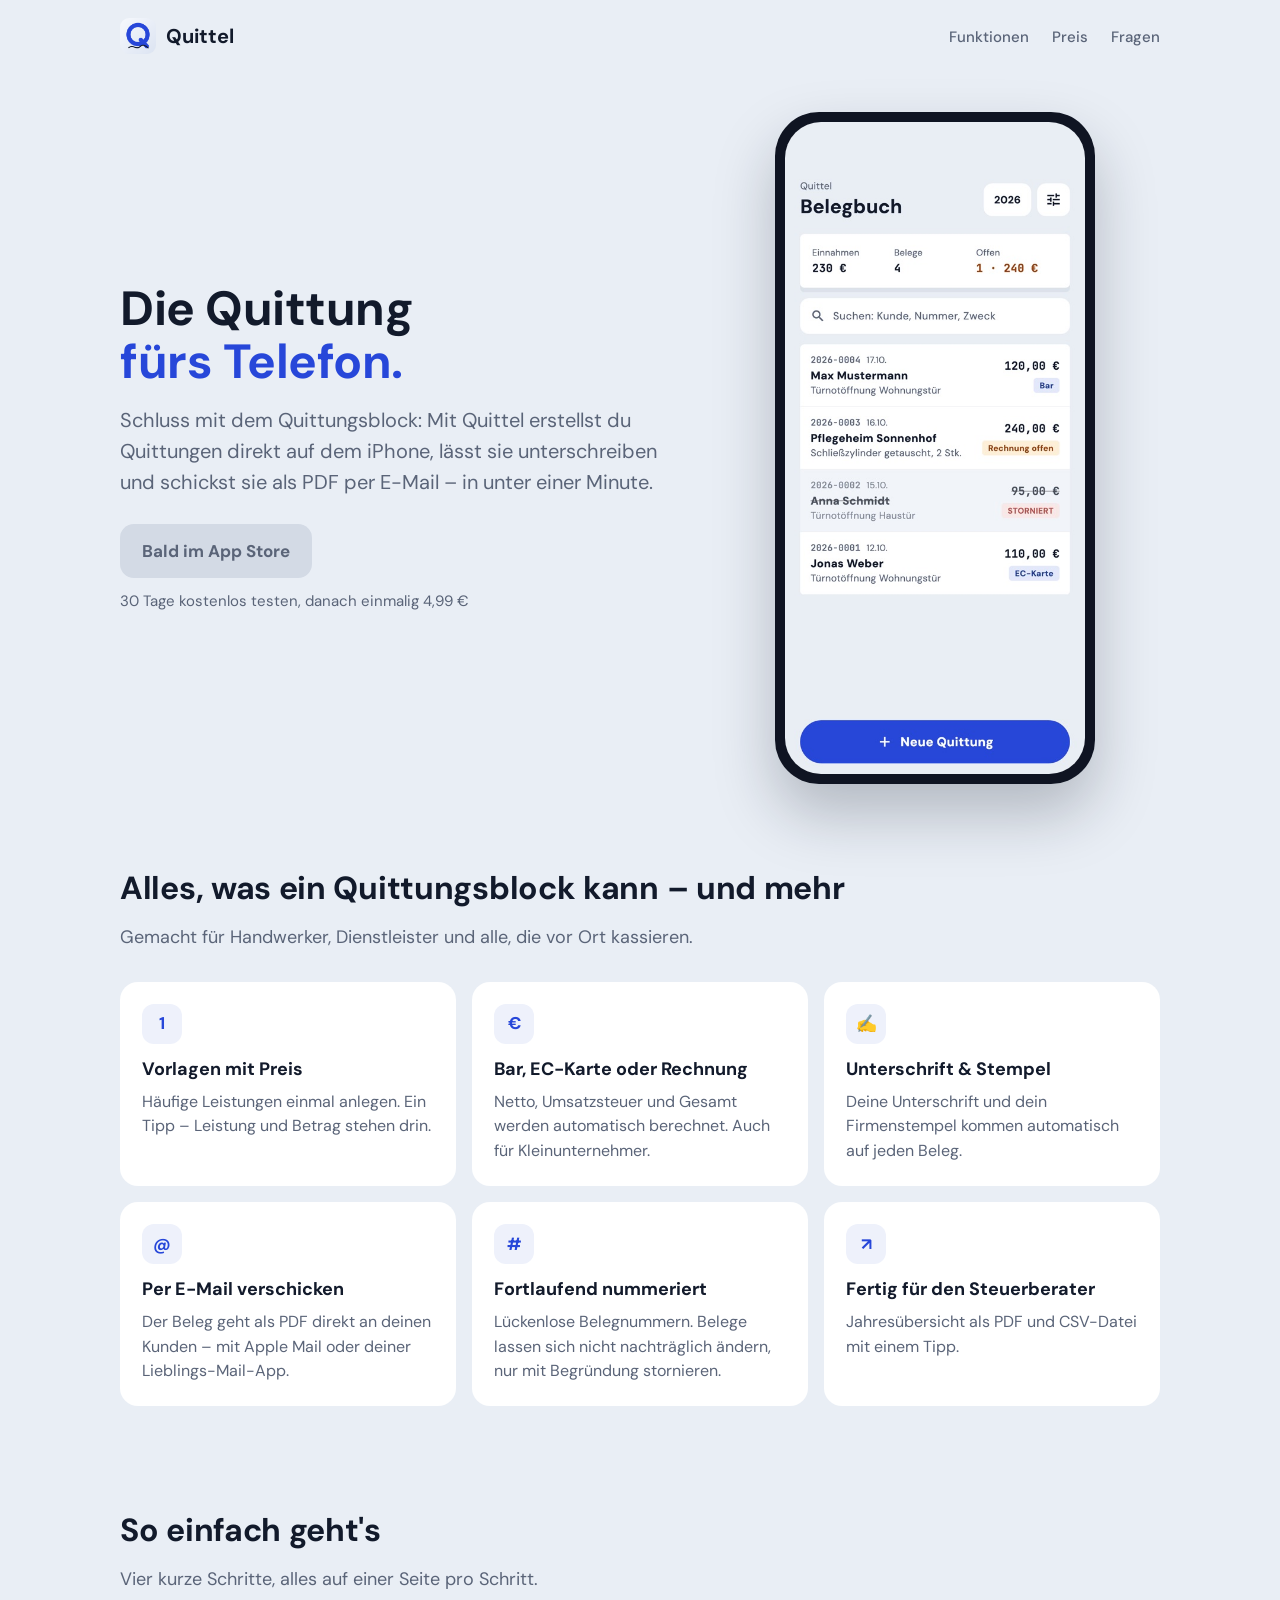
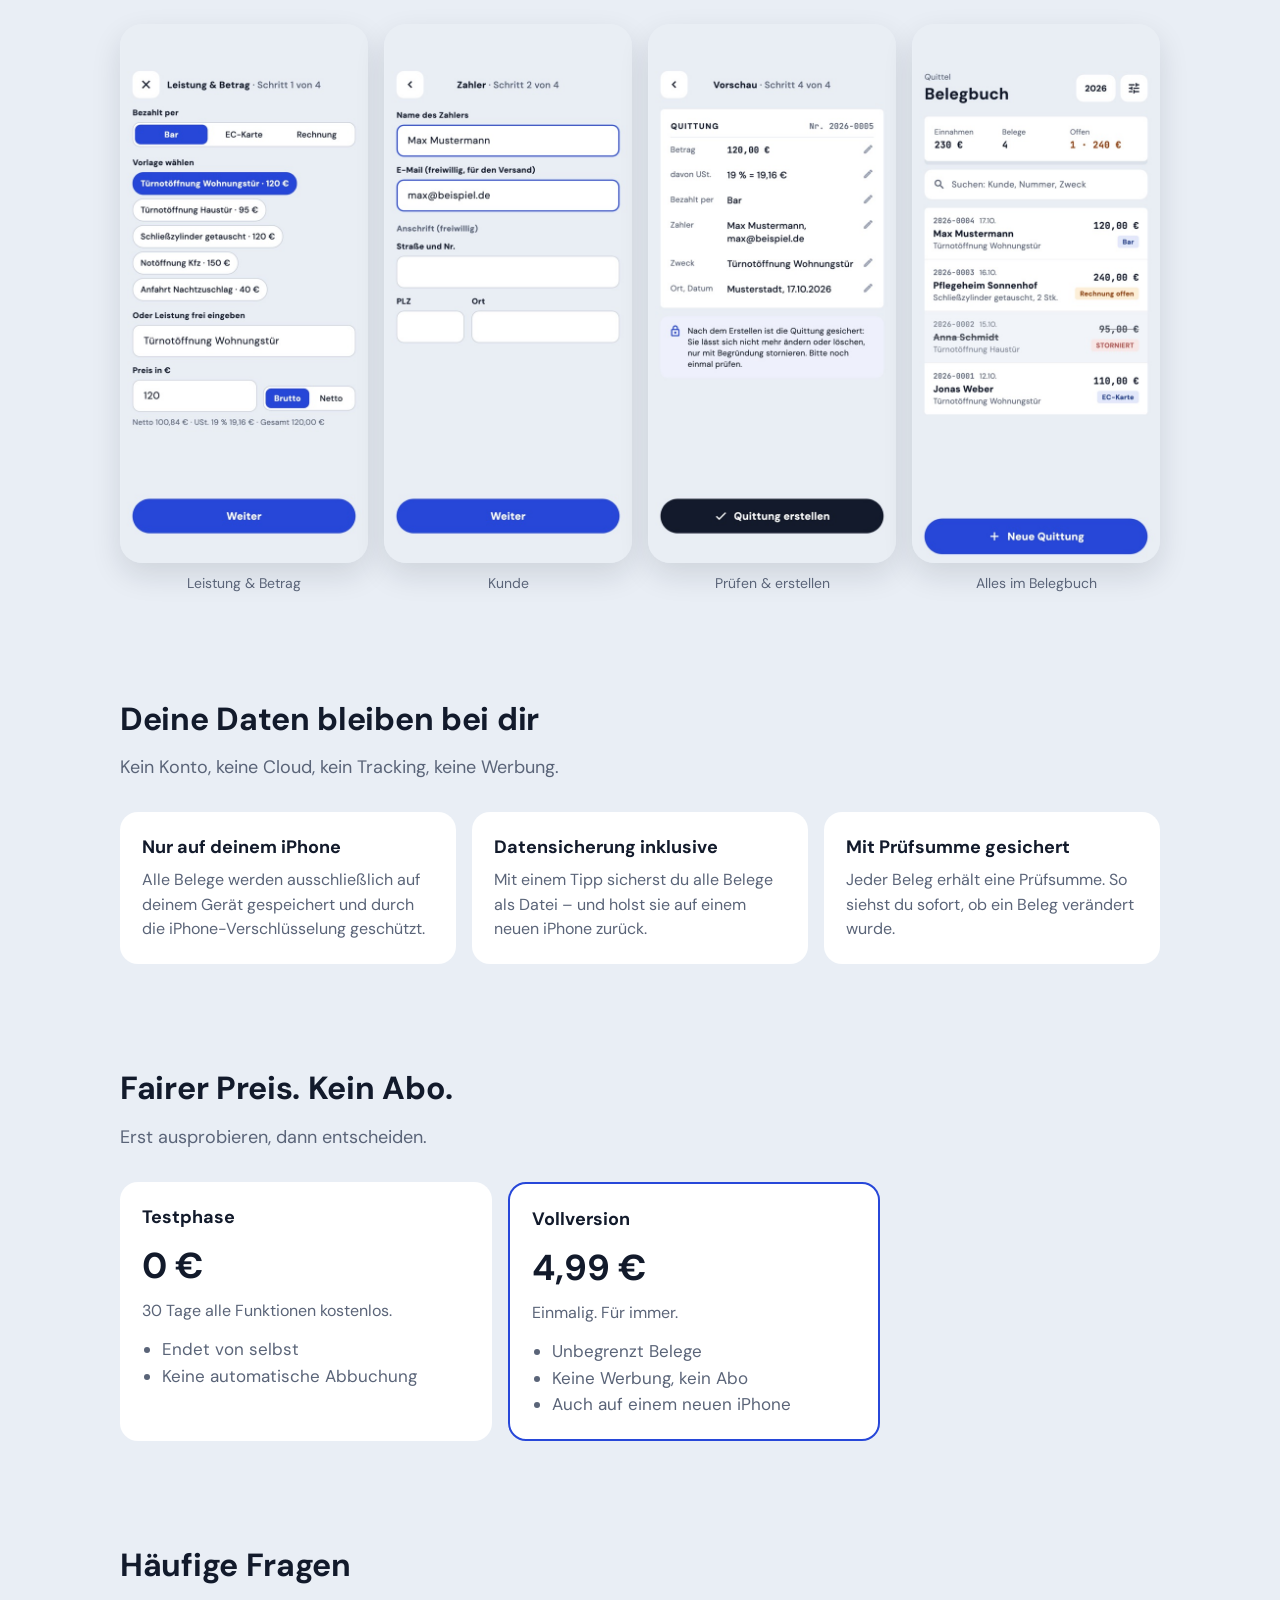
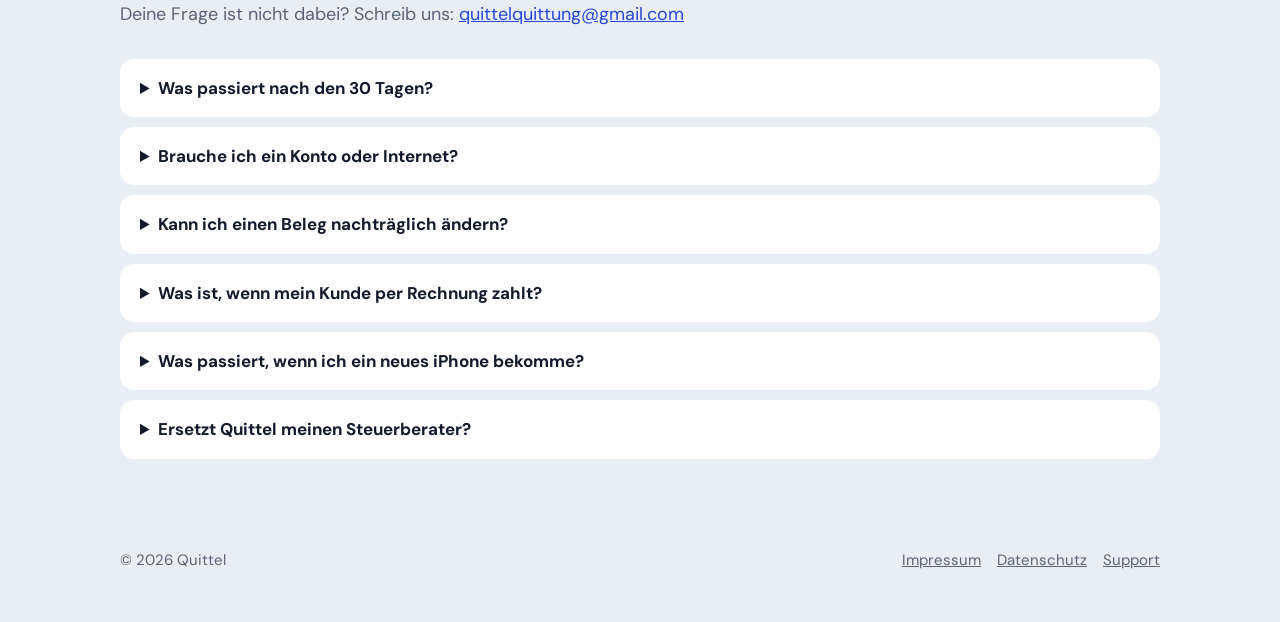
<file: index.html>
<!doctype html>
<html lang="de">
<head>
  <meta charset="utf-8">
  <meta name="viewport" content="width=device-width, initial-scale=1">
  <title>Quittel – Die Quittung fürs Telefon</title>
  <meta name="description" content="Quittungen direkt auf dem iPhone erstellen, unterschreiben und per E-Mail verschicken. Ohne Papier, ohne Konto, ohne Abo.">
  <link rel="canonical" href="https://quittel.github.io/">
  <meta property="og:type" content="website">
  <meta property="og:title" content="Quittel – Die Quittung fürs Telefon">
  <meta property="og:description" content="Quittungen direkt auf dem iPhone erstellen, unterschreiben und per E-Mail verschicken. Ohne Papier, ohne Konto, ohne Abo.">
  <meta property="og:url" content="https://quittel.github.io/">
  <meta property="og:image" content="https://quittel.github.io/bilder/icon.png">
  <meta property="og:locale" content="de_DE">
  <link rel="icon" href="favicon.png">
  <link rel="apple-touch-icon" href="apple-touch-icon.png">
  <link rel="stylesheet" href="style.css">
</head>
<body>
  <header class="top">
    <div class="wrap">
      <a class="brand" href="./"><img src="bilder/icon.png" alt="">Quittel</a>
      <nav class="top">
        <a class="opt" href="#funktionen">Funktionen</a>
        <a class="opt" href="#preis">Preis</a>
        <a href="#fragen">Fragen</a>
      </nav>
    </div>
  </header>

  <main>
    <div class="hero">
      <div class="wrap">
        <div>
          <h1>Die Quittung<br><span>fürs Telefon.</span></h1>
          <p class="lead">Schluss mit dem Quittungsblock: Mit Quittel erstellst du Quittungen direkt auf dem iPhone, lässt sie unterschreiben und schickst sie als PDF per E-Mail – in unter einer Minute.</p>
          <div class="badge-row">
            <!-- Zum Start: diese Zeile durch den App-Store-Knopf darunter ersetzen -->
            <span class="btn soon">Bald im App Store</span>
            <!-- <a class="btn" href="https://apps.apple.com/de/app/id6826504582">Im App Store laden</a> -->
            <span class="price-note">30 Tage kostenlos testen, danach einmalig 4,99&nbsp;€</span>
          </div>
        </div>
        <div class="phone"><img src="bilder/1-belegbuch.jpg" alt="Quittel: Belegbuch mit mehreren Quittungen"></div>
      </div>
    </div>

    <section id="funktionen">
      <div class="wrap">
        <h2>Alles, was ein Quittungsblock kann – und mehr</h2>
        <p class="sub">Gemacht für Handwerker, Dienstleister und alle, die vor Ort kassieren.</p>
        <div class="features">
          <div class="card"><div class="ico">1</div><h3>Vorlagen mit Preis</h3><p>Häufige Leistungen einmal anlegen. Ein Tipp – Leistung und Betrag stehen drin.</p></div>
          <div class="card"><div class="ico">€</div><h3>Bar, EC-Karte oder Rechnung</h3><p>Netto, Umsatzsteuer und Gesamt werden automatisch berechnet. Auch für Kleinunternehmer.</p></div>
          <div class="card"><div class="ico">✍</div><h3>Unterschrift & Stempel</h3><p>Deine Unterschrift und dein Firmenstempel kommen automatisch auf jeden Beleg.</p></div>
          <div class="card"><div class="ico">@</div><h3>Per E-Mail verschicken</h3><p>Der Beleg geht als PDF direkt an deinen Kunden – mit Apple Mail oder deiner Lieblings-Mail-App.</p></div>
          <div class="card"><div class="ico">#</div><h3>Fortlaufend nummeriert</h3><p>Lückenlose Belegnummern. Belege lassen sich nicht nachträglich ändern, nur mit Begründung stornieren.</p></div>
          <div class="card"><div class="ico">↗</div><h3>Fertig für den Steuerberater</h3><p>Jahresübersicht als PDF und CSV-Datei mit einem Tipp.</p></div>
        </div>
      </div>
    </section>

    <section>
      <div class="wrap">
        <h2>So einfach geht's</h2>
        <p class="sub">Vier kurze Schritte, alles auf einer Seite pro Schritt.</p>
        <div class="shots">
          <figure><img src="bilder/2-leistung.jpg" alt="Schritt 1: Leistung und Betrag" loading="lazy"><figcaption>Leistung & Betrag</figcaption></figure>
          <figure><img src="bilder/3-zahler.jpg" alt="Schritt 2: Kunde" loading="lazy"><figcaption>Kunde</figcaption></figure>
          <figure><img src="bilder/4-vorschau.jpg" alt="Schritt 4: Vorschau" loading="lazy"><figcaption>Prüfen & erstellen</figcaption></figure>
          <figure><img src="bilder/1-belegbuch.jpg" alt="Belegbuch" loading="lazy"><figcaption>Alles im Belegbuch</figcaption></figure>
        </div>
      </div>
    </section>

    <section>
      <div class="wrap">
        <h2>Deine Daten bleiben bei dir</h2>
        <p class="sub">Kein Konto, keine Cloud, kein Tracking, keine Werbung.</p>
        <div class="features">
          <div class="card"><h3>Nur auf deinem iPhone</h3><p>Alle Belege werden ausschließlich auf deinem Gerät gespeichert und durch die iPhone-Verschlüsselung geschützt.</p></div>
          <div class="card"><h3>Datensicherung inklusive</h3><p>Mit einem Tipp sicherst du alle Belege als Datei – und holst sie auf einem neuen iPhone zurück.</p></div>
          <div class="card"><h3>Mit Prüfsumme gesichert</h3><p>Jeder Beleg erhält eine Prüfsumme. So siehst du sofort, ob ein Beleg verändert wurde.</p></div>
        </div>
      </div>
    </section>

    <section id="preis">
      <div class="wrap">
        <h2>Fairer Preis. Kein Abo.</h2>
        <p class="sub">Erst ausprobieren, dann entscheiden.</p>
        <div class="pricing">
          <div class="card">
            <h3>Testphase</h3>
            <div class="amount">0&nbsp;€</div>
            <p>30 Tage alle Funktionen kostenlos.</p>
            <ul><li>Endet von selbst</li><li>Keine automatische Abbuchung</li></ul>
          </div>
          <div class="card main">
            <h3>Vollversion</h3>
            <div class="amount">4,99&nbsp;€</div>
            <p>Einmalig. Für immer.</p>
            <ul><li>Unbegrenzt Belege</li><li>Keine Werbung, kein Abo</li><li>Auch auf einem neuen iPhone</li></ul>
          </div>
        </div>
      </div>
    </section>

    <section id="fragen">
      <div class="wrap">
        <h2>Häufige Fragen</h2>
        <p class="sub">Deine Frage ist nicht dabei? Schreib uns: <a href="mailto:quittelquittung@gmail.com">quittelquittung@gmail.com</a></p>
        <details><summary>Was passiert nach den 30 Tagen?</summary><p>Du kannst keine neuen Belege mehr erstellen, bis du die Vollversion für einmalig 4,99&nbsp;€ freischaltest. Alle bisherigen Belege bleiben sichtbar und lassen sich weiter teilen, versenden und exportieren.</p></details>
        <details><summary>Brauche ich ein Konto oder Internet?</summary><p>Nein. Quittel funktioniert ohne Konto und ohne Internet. Internet brauchst du nur zum Versenden per E-Mail und für den Kauf im App Store.</p></details>
        <details><summary>Kann ich einen Beleg nachträglich ändern?</summary><p>Nein, das ist Absicht: Erstellte Belege sind gesichert. Bei einem Fehler stornierst du den Beleg mit Begründung – er bleibt durchgestrichen sichtbar, die Nummer bleibt belegt.</p></details>
        <details><summary>Was ist, wenn mein Kunde per Rechnung zahlt?</summary><p>Dann wählst du „Rechnung“ als Zahlungsart. Quittel hält die Leistung und den Rechnungsempfänger fest; die Rechnung selbst schreibst du wie gewohnt (z. B. mit SumUp). Sobald bezahlt wurde, trägst du die Rechnungsnummer nach.</p></details>
        <details><summary>Was passiert, wenn ich ein neues iPhone bekomme?</summary><p>Mit einem iPhone-Backup ziehen deine Belege automatisch mit um. Alternativ sicherst du sie in Quittel unter „Datensicherung“ und spielst sie auf dem neuen iPhone wieder ein. Deinen Kauf stellst du mit „Kauf wiederherstellen“ wieder her.</p></details>
        <details><summary>Ersetzt Quittel meinen Steuerberater?</summary><p>Nein. Quittel ist ein Hilfsmittel zum Erstellen und Aufbewahren von Belegen. Für steuerliche Fragen wende dich bitte an deinen Steuerberater.</p></details>
      </div>
    </section>
  </main>

  <footer>
    <div class="wrap">
      <span>© 2026 Quittel</span>
      <span><a href="impressum.html">Impressum</a><a href="datenschutz.html">Datenschutz</a><a href="mailto:quittelquittung@gmail.com">Support</a></span>
    </div>
  </footer>
</body>
</html>
</file>
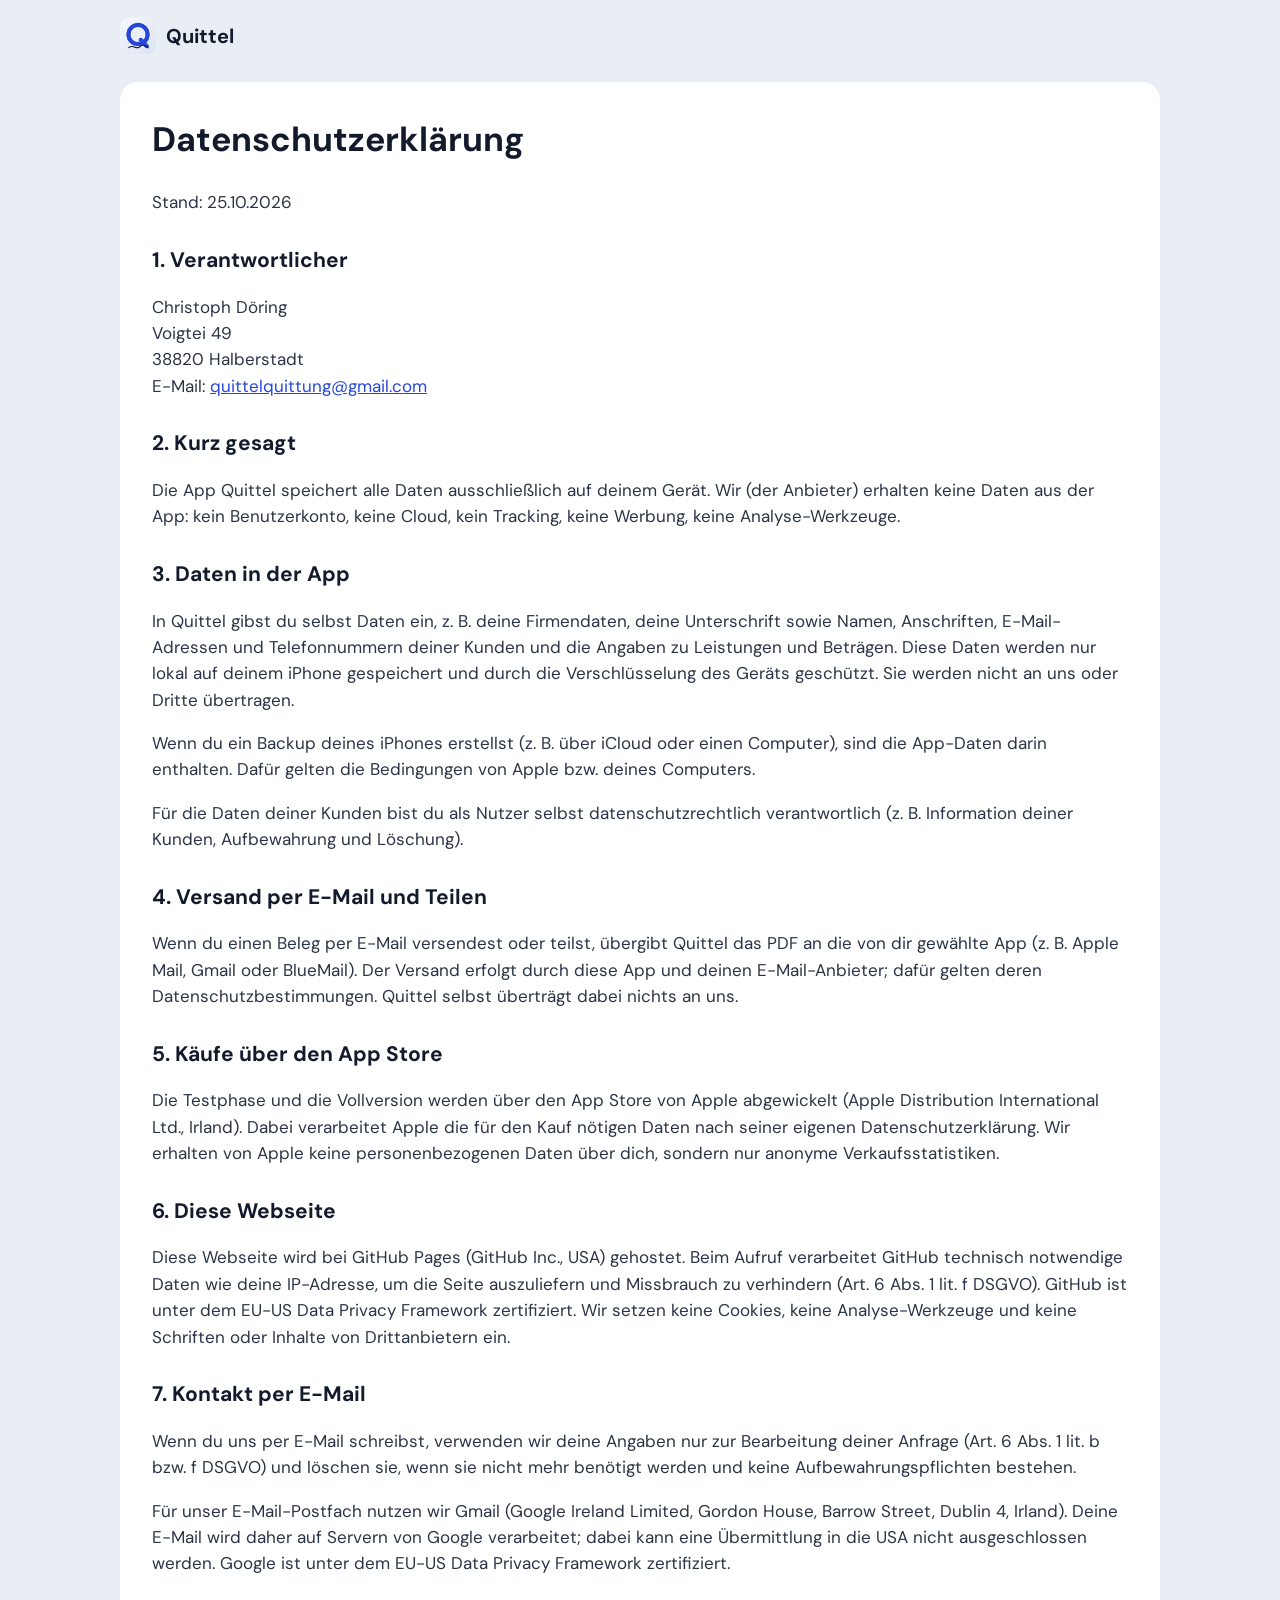
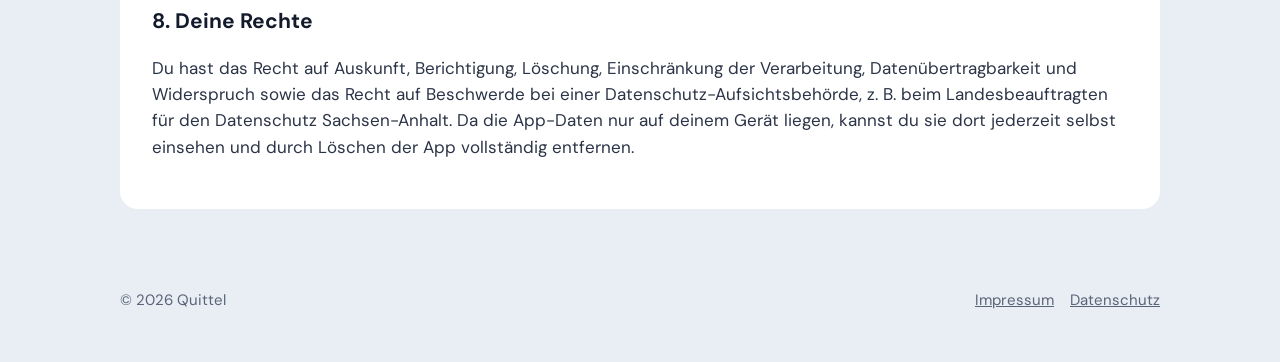
<file: datenschutz.html>
<!doctype html>
<html lang="de">
<head>
  <meta charset="utf-8">
  <meta name="viewport" content="width=device-width, initial-scale=1">
  <title>Datenschutz – Quittel</title>
  <link rel="icon" href="favicon.png">
  <link rel="stylesheet" href="style.css">
</head>
<body>
  <header class="top"><div class="wrap"><a class="brand" href="./"><img src="bilder/icon.png" alt="">Quittel</a></div></header>
  <main class="wrap">
    <div class="doc">
      <h1>Datenschutzerklärung</h1>
      <p>Stand: 25.10.2026</p>

      <h2>1. Verantwortlicher</h2>
      <p>Christoph Döring<br>Voigtei 49<br>38820 Halberstadt<br>E-Mail: <a href="mailto:quittelquittung@gmail.com">quittelquittung@gmail.com</a></p>

      <h2>2. Kurz gesagt</h2>
      <p>Die App Quittel speichert alle Daten ausschließlich auf deinem Gerät. Wir (der Anbieter) erhalten keine Daten aus der App: kein Benutzerkonto, keine Cloud, kein Tracking, keine Werbung, keine Analyse-Werkzeuge.</p>

      <h2>3. Daten in der App</h2>
      <p>In Quittel gibst du selbst Daten ein, z. B. deine Firmendaten, deine Unterschrift sowie Namen, Anschriften, E-Mail-Adressen und Telefonnummern deiner Kunden und die Angaben zu Leistungen und Beträgen. Diese Daten werden nur lokal auf deinem iPhone gespeichert und durch die Verschlüsselung des Geräts geschützt. Sie werden nicht an uns oder Dritte übertragen.</p>
      <p>Wenn du ein Backup deines iPhones erstellst (z. B. über iCloud oder einen Computer), sind die App-Daten darin enthalten. Dafür gelten die Bedingungen von Apple bzw. deines Computers.</p>
      <p>Für die Daten deiner Kunden bist du als Nutzer selbst datenschutzrechtlich verantwortlich (z. B. Information deiner Kunden, Aufbewahrung und Löschung).</p>

      <h2>4. Versand per E-Mail und Teilen</h2>
      <p>Wenn du einen Beleg per E-Mail versendest oder teilst, übergibt Quittel das PDF an die von dir gewählte App (z. B. Apple Mail, Gmail oder BlueMail). Der Versand erfolgt durch diese App und deinen E-Mail-Anbieter; dafür gelten deren Datenschutzbestimmungen. Quittel selbst überträgt dabei nichts an uns.</p>

      <h2>5. Käufe über den App Store</h2>
      <p>Die Testphase und die Vollversion werden über den App Store von Apple abgewickelt (Apple Distribution International Ltd., Irland). Dabei verarbeitet Apple die für den Kauf nötigen Daten nach seiner eigenen Datenschutzerklärung. Wir erhalten von Apple keine personenbezogenen Daten über dich, sondern nur anonyme Verkaufsstatistiken.</p>

      <h2>6. Diese Webseite</h2>
      <p>Diese Webseite wird bei GitHub Pages (GitHub Inc., USA) gehostet. Beim Aufruf verarbeitet GitHub technisch notwendige Daten wie deine IP-Adresse, um die Seite auszuliefern und Missbrauch zu verhindern (Art. 6 Abs. 1 lit. f DSGVO). GitHub ist unter dem EU-US Data Privacy Framework zertifiziert. Wir setzen keine Cookies, keine Analyse-Werkzeuge und keine Schriften oder Inhalte von Drittanbietern ein.</p>

      <h2>7. Kontakt per E-Mail</h2>
      <p>Wenn du uns per E-Mail schreibst, verwenden wir deine Angaben nur zur Bearbeitung deiner Anfrage (Art. 6 Abs. 1 lit. b bzw. f DSGVO) und löschen sie, wenn sie nicht mehr benötigt werden und keine Aufbewahrungspflichten bestehen.</p>
      <p>Für unser E-Mail-Postfach nutzen wir Gmail (Google Ireland Limited, Gordon House, Barrow Street, Dublin 4, Irland). Deine E-Mail wird daher auf Servern von Google verarbeitet; dabei kann eine Übermittlung in die USA nicht ausgeschlossen werden. Google ist unter dem EU-US Data Privacy Framework zertifiziert.</p>

      <h2>8. Deine Rechte</h2>
      <p>Du hast das Recht auf Auskunft, Berichtigung, Löschung, Einschränkung der Verarbeitung, Datenübertragbarkeit und Widerspruch sowie das Recht auf Beschwerde bei einer Datenschutz-Aufsichtsbehörde, z. B. beim Landesbeauftragten für den Datenschutz Sachsen-Anhalt. Da die App-Daten nur auf deinem Gerät liegen, kannst du sie dort jederzeit selbst einsehen und durch Löschen der App vollständig entfernen.</p>
    </div>
  </main>
  <footer><div class="wrap"><span>© 2026 Quittel</span><span><a href="impressum.html">Impressum</a><a href="datenschutz.html">Datenschutz</a></span></div></footer>
</body>
</html>
</file>
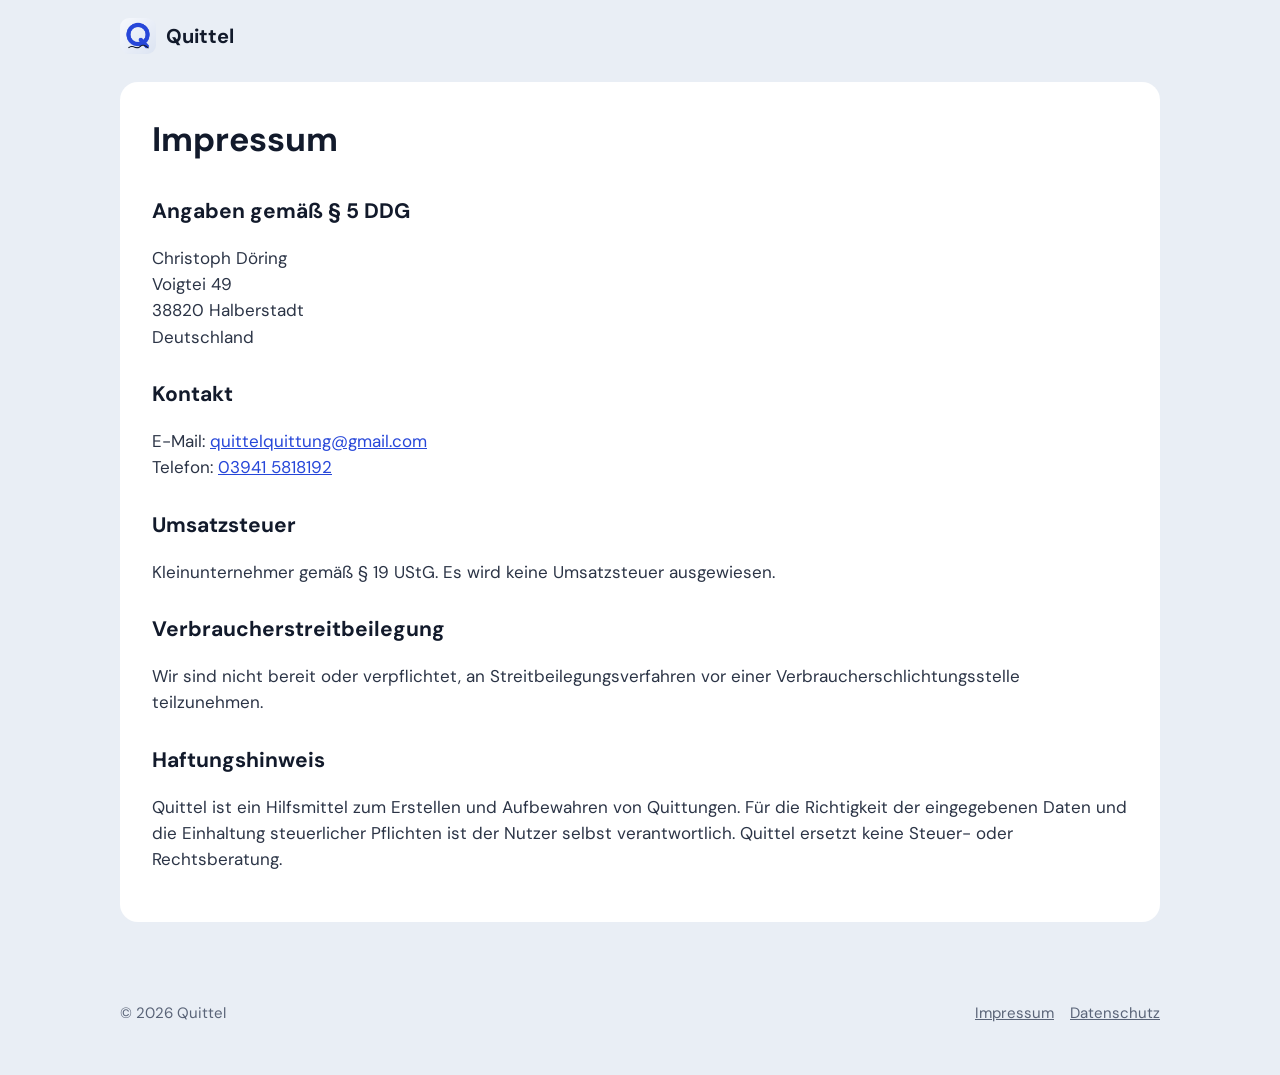
<file: impressum.html>
<!doctype html>
<html lang="de">
<head>
  <meta charset="utf-8">
  <meta name="viewport" content="width=device-width, initial-scale=1">
  <title>Impressum – Quittel</title>
  <link rel="icon" href="favicon.png">
  <link rel="stylesheet" href="style.css">
</head>
<body>
  <header class="top"><div class="wrap"><a class="brand" href="./"><img src="bilder/icon.png" alt="">Quittel</a></div></header>
  <main class="wrap">
    <div class="doc">
      <h1>Impressum</h1>
      <h2>Angaben gemäß § 5 DDG</h2>
      <p>Christoph Döring<br>Voigtei 49<br>38820 Halberstadt<br>Deutschland</p>

      <h2>Kontakt</h2>
      <p>E-Mail: <a href="mailto:quittelquittung@gmail.com">quittelquittung@gmail.com</a><br>Telefon: <a href="tel:+4939415818192">03941 5818192</a></p>

      <h2>Umsatzsteuer</h2>
      <p>Kleinunternehmer gemäß § 19 UStG. Es wird keine Umsatzsteuer ausgewiesen.</p>

      <h2>Verbraucherstreitbeilegung</h2>
      <p>Wir sind nicht bereit oder verpflichtet, an Streitbeilegungsverfahren vor einer Verbraucherschlichtungsstelle teilzunehmen.</p>

      <h2>Haftungshinweis</h2>
      <p>Quittel ist ein Hilfsmittel zum Erstellen und Aufbewahren von Quittungen. Für die Richtigkeit der eingegebenen Daten und die Einhaltung steuerlicher Pflichten ist der Nutzer selbst verantwortlich. Quittel ersetzt keine Steuer- oder Rechtsberatung.</p>
    </div>
  </main>
  <footer><div class="wrap"><span>© 2026 Quittel</span><span><a href="impressum.html">Impressum</a><a href="datenschutz.html">Datenschutz</a></span></div></footer>
</body>
</html>
</file>
<file: style.css>
@font-face { font-family: "DM Sans"; src: url("fonts/DMSans-Regular.ttf") format("truetype"); font-weight: 400; font-display: swap; }
@font-face { font-family: "DM Sans"; src: url("fonts/DMSans-Medium.ttf") format("truetype"); font-weight: 500; font-display: swap; }
@font-face { font-family: "DM Sans"; src: url("fonts/DMSans-Bold.ttf") format("truetype"); font-weight: 700; font-display: swap; }

:root {
  --bg: #e9eef5;
  --card: #ffffff;
  --ink: #121a2b;
  --muted: #5a6478;
  --line: #d3dae5;
  --accent: #2747d9;
  --accent-soft: #eef1fb;
  --green: #166534;
  --radius: 18px;
}

* { box-sizing: border-box; }
html { -webkit-text-size-adjust: 100%; }
body {
  margin: 0;
  background: var(--bg);
  color: var(--ink);
  font-family: "DM Sans", -apple-system, BlinkMacSystemFont, "Segoe UI", sans-serif;
  font-size: 17px;
  line-height: 1.55;
}
a { color: var(--accent); }
img { max-width: 100%; display: block; }

.wrap { max-width: 1080px; margin: 0 auto; padding: 0 20px; }

/* Kopfzeile */
header.top { padding: 18px 0; }
header.top .wrap { display: flex; align-items: center; justify-content: space-between; gap: 12px; }
.brand { display: flex; align-items: center; gap: 10px; text-decoration: none; color: var(--ink); font-weight: 700; font-size: 20px; }
.brand img { width: 36px; height: 36px; border-radius: 9px; }
nav.top a { color: var(--muted); text-decoration: none; margin-left: 18px; font-weight: 500; font-size: 15px; }
nav.top a:hover { color: var(--ink); }

/* Startbereich */
.hero { padding: 40px 0 30px; }
.hero .wrap { display: grid; grid-template-columns: 1.1fr 0.9fr; gap: 40px; align-items: center; }
.hero h1 { font-size: 48px; line-height: 1.1; margin: 0 0 16px; letter-spacing: -0.5px; }
.hero h1 span { color: var(--accent); }
.hero p.lead { font-size: 20px; color: var(--muted); margin: 0 0 26px; }
.badge-row { display: flex; flex-wrap: wrap; gap: 12px; align-items: center; }
.btn {
  display: inline-block; background: var(--ink); color: #fff; text-decoration: none;
  padding: 14px 22px; border-radius: 14px; font-weight: 700;
}
.btn.soon { background: var(--line); color: var(--muted); cursor: default; }
.price-note { color: var(--muted); font-size: 15px; }
.phone {
  background: #0f1422; border-radius: 44px; padding: 10px; box-shadow: 0 30px 60px rgba(18, 26, 43, 0.25);
  max-width: 320px; margin: 0 auto;
}
.phone img { border-radius: 36px; }

/* Abschnitte */
section { padding: 50px 0; }
section h2 { font-size: 32px; margin: 0 0 10px; letter-spacing: -0.3px; }
section p.sub { color: var(--muted); margin: 0 0 30px; font-size: 18px; }

.features { display: grid; grid-template-columns: repeat(3, 1fr); gap: 16px; }
.card { background: var(--card); border-radius: var(--radius); padding: 22px; }
.card h3 { margin: 0 0 6px; font-size: 18px; }
.card p { margin: 0; color: var(--muted); font-size: 16px; }
.card .ico { width: 40px; height: 40px; border-radius: 12px; background: var(--accent-soft); color: var(--accent); display: grid; place-items: center; font-weight: 700; margin-bottom: 12px; }

.shots { display: grid; grid-template-columns: repeat(4, 1fr); gap: 16px; }
.shots figure { margin: 0; }
.shots img { border-radius: 22px; box-shadow: 0 12px 30px rgba(18, 26, 43, 0.12); }
.shots figcaption { text-align: center; color: var(--muted); font-size: 14px; margin-top: 10px; }

.steps { counter-reset: s; display: grid; grid-template-columns: repeat(4, 1fr); gap: 16px; }
.steps .card { position: relative; padding-top: 52px; }
.steps .card::before {
  counter-increment: s; content: counter(s);
  position: absolute; top: 18px; left: 22px; width: 26px; height: 26px; border-radius: 50%;
  background: var(--accent); color: #fff; font-weight: 700; font-size: 14px; display: grid; place-items: center;
}

.pricing { display: grid; grid-template-columns: 1fr 1fr; gap: 16px; max-width: 760px; }
.pricing .card.main { border: 2px solid var(--accent); }
.pricing .amount { font-size: 36px; font-weight: 700; margin: 6px 0; }
.pricing ul { margin: 12px 0 0; padding-left: 20px; color: var(--muted); }

details { background: var(--card); border-radius: 14px; padding: 16px 20px; margin-bottom: 10px; }
summary { font-weight: 700; cursor: pointer; }
details p { color: var(--muted); margin: 10px 0 0; }

/* Rechtstexte */
.doc { background: var(--card); border-radius: var(--radius); padding: 32px; margin: 10px 0 50px; }
.doc h1 { margin-top: 0; font-size: 34px; }
.doc h2 { font-size: 21px; margin-top: 28px; }
.doc p, .doc li { color: #2b3446; }
.todo { background: #fff4d6; border-radius: 6px; padding: 0 4px; }

footer { padding: 30px 0 50px; color: var(--muted); font-size: 15px; }
footer .wrap { display: flex; flex-wrap: wrap; justify-content: space-between; gap: 12px; }
footer a { color: var(--muted); margin-left: 16px; }

@media (max-width: 860px) {
  .hero .wrap { grid-template-columns: 1fr; }
  .hero h1 { font-size: 36px; }
  .features, .steps { grid-template-columns: 1fr 1fr; }
  .shots { grid-template-columns: 1fr 1fr; }
  .pricing { grid-template-columns: 1fr; }
  nav.top a.opt { display: none; }
}
@media (max-width: 520px) {
  .features, .steps { grid-template-columns: 1fr; }
  .doc { padding: 22px; }
  footer a { margin: 0 14px 0 0; }
}
</file>
